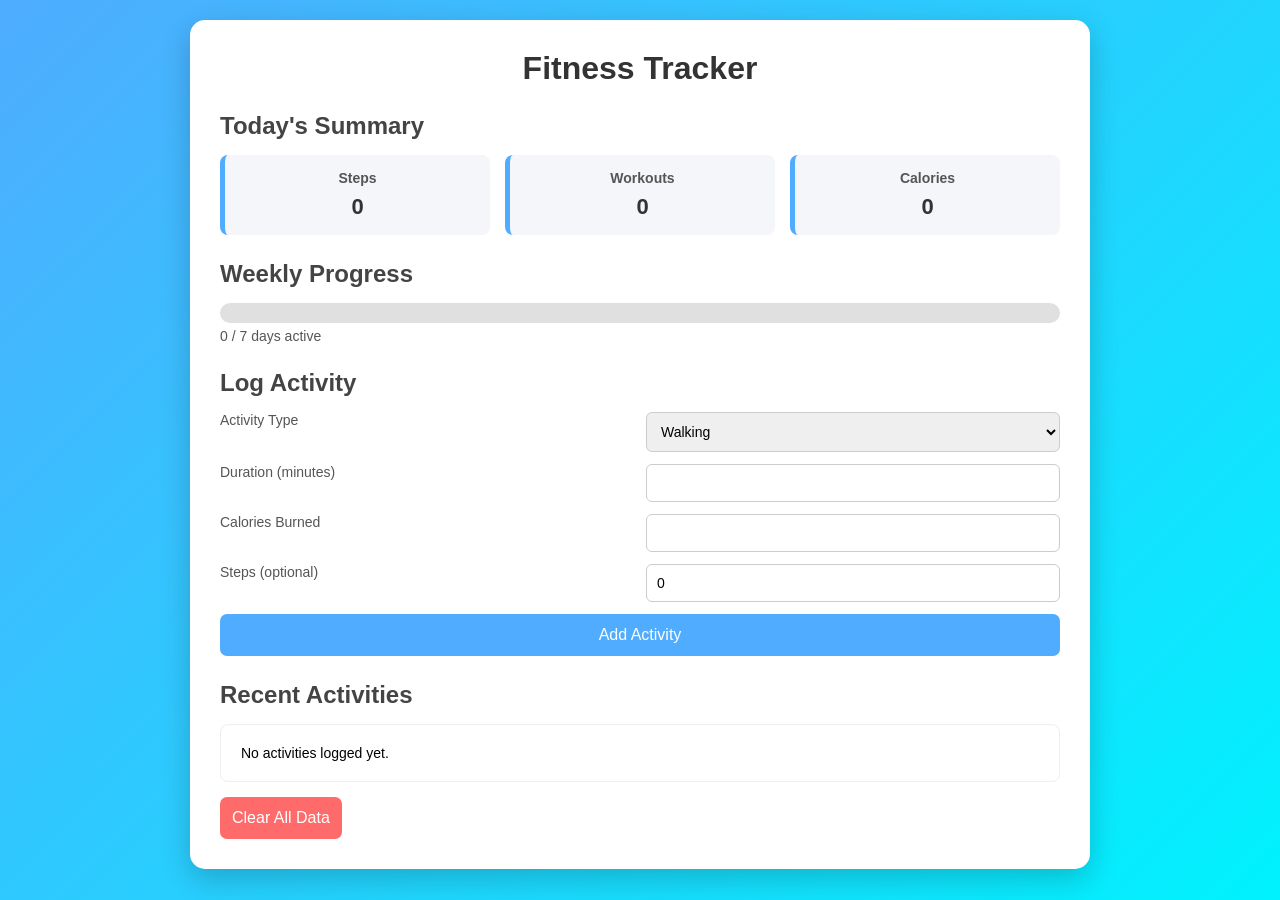
<file: Fitness-Tracker-App/index.html>
<!DOCTYPE html>
<html lang="en">
<head>
 <meta charset="UTF-8" />
 <meta name="viewport" content="width=device-width, initial-scale=1.0" />
 <title>Fitness Tracker App</title>
 <link rel="stylesheet" href="style.css" />
</head>
<body>
 <div class="app-container">
 <h1>Fitness Tracker</h1>

 <!-- Summary / Dashboard -->
 <section class="dashboard">
 <h2>Today's Summary</h2>
 <div class="stats-grid">
 <div class="stat-card">
 <h3>Steps</h3>
 <p id="totalSteps">0</p>
 </div>
 <div class="stat-card">
 <h3>Workouts</h3>
 <p id="totalWorkouts">0</p>
 </div>
 <div class="stat-card">
 <h3>Calories</h3>
 <p id="totalCalories">0</p>
 </div>
 </div>

 <h2>Weekly Progress</h2>
 <div class="progress-bar-container">
 <div id="weeklyProgress" class="progress-bar"></div>
 </div>
 <p id="weeklyProgressText">0 / 7 days active</p>
 </section>

 <!-- Log activity form -->
 <section class="log-section">
 <h2>Log Activity</h2>
 <form id="activityForm">
 <label for="activityType">Activity Type</label>
 <select id="activityType" required>
 <option value="walking">Walking</option>
 <option value="running">Running</option>
 <option value="cycling">Cycling</option>
 <option value="gym">Gym / Strength</option>
 <option value="other">Other</option>
 </select>

 <label for="duration">Duration (minutes)</label>
 <input type="number" id="duration" min="1" required />

 <label for="calories">Calories Burned</label>
 <input type="number" id="calories" min="0" required />

 <label for="steps">Steps (optional)</label>
 <input type="number" id="steps" min="0" value="0" />

 <button type="submit">Add Activity</button>
 </form>
 </section>

 <!-- Activity list -->
 <section class="activities-section">
 <h2>Recent Activities</h2>
 <ul id="activitiesList"></ul>
 <button id="clearDataBtn">Clear All Data</button>
 </section>
 </div>

 <script src="script.js"></script>
</body>
</html>
</file>
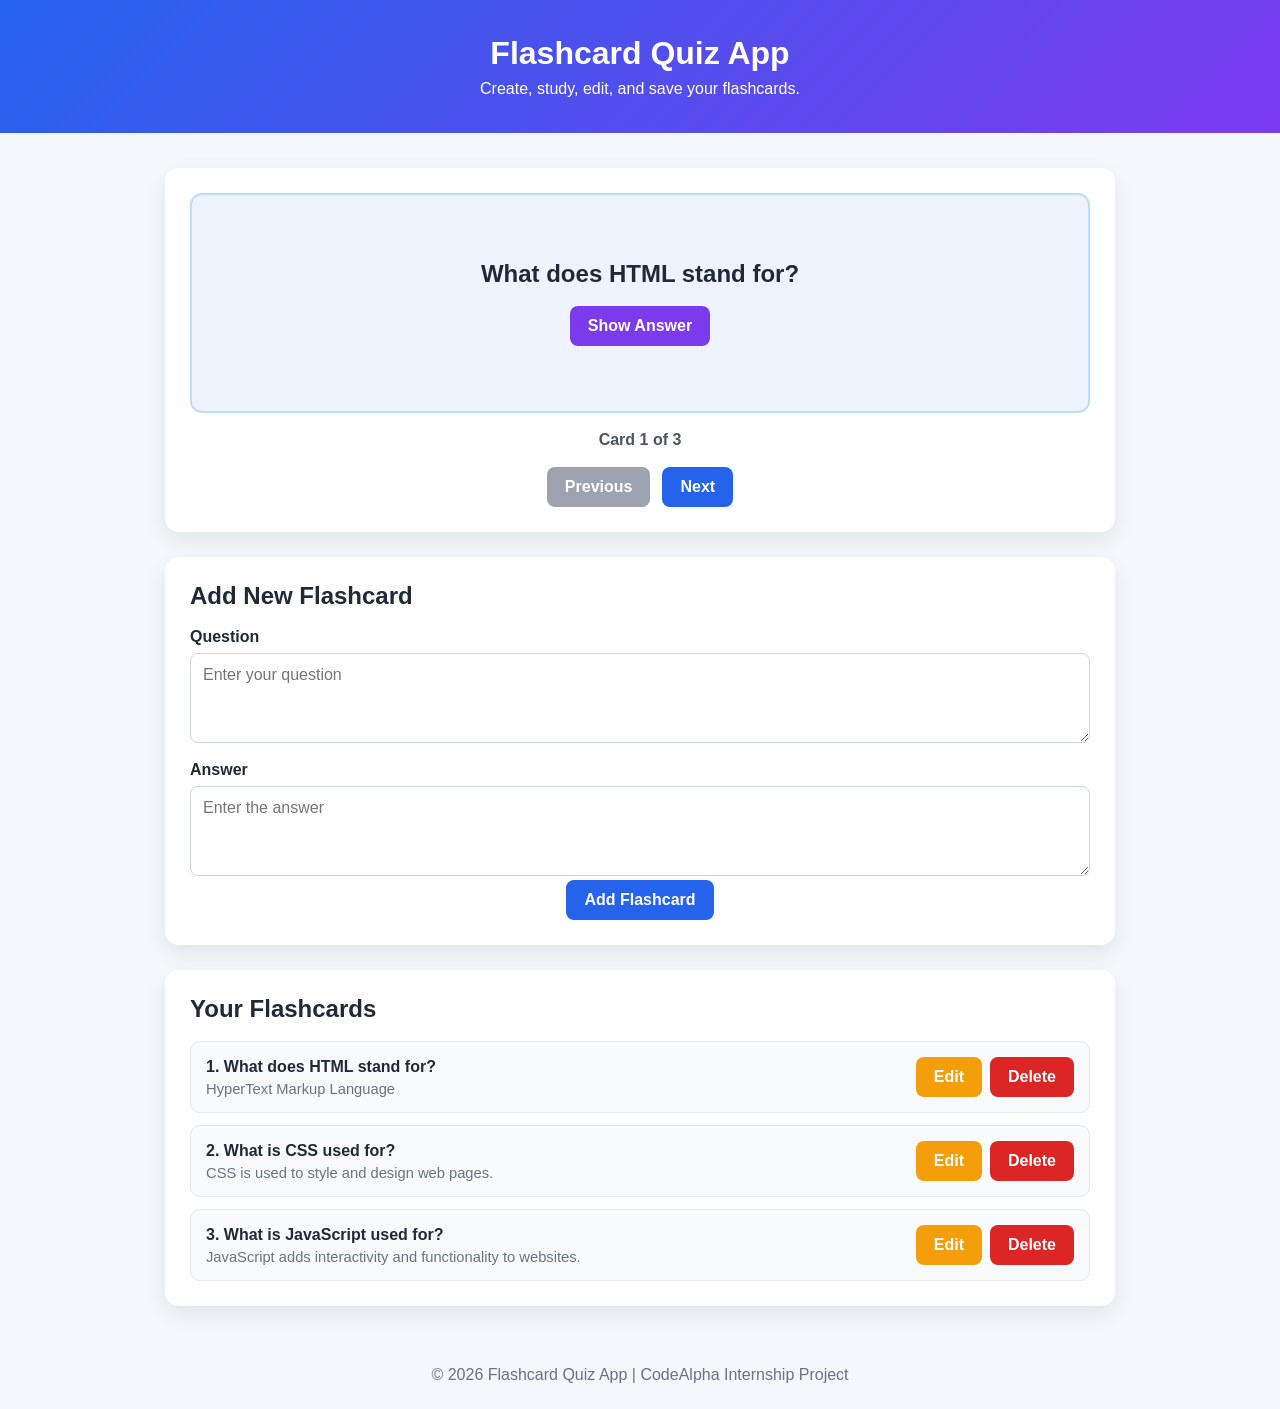
<file: Flashcard-Quiz-App/index.html>
<!DOCTYPE html>
<html lang="en">
<head>
 <meta charset="UTF-8" />
 <meta name="viewport" content="width=device-width, initial-scale=1.0" />
 <title>Flashcard Quiz App</title>
 <link rel="stylesheet" href="style.css" />
</head>
<body>

 <header>
 <h1>Flashcard Quiz App</h1>
 <p>Create, study, edit, and save your flashcards.</p>
 </header>

 <main class="container">

 <section class="flashcard-section">
 <div class="flashcard">
 <h2 id="question">Loading flashcard...</h2>
 <p id="answer" class="hidden"></p>

 <button id="showAnswerBtn">Show Answer</button>
 </div>

 <p id="cardCounter">Card 0 of 0</p>

 <div class="navigation-buttons">
 <button id="previousBtn">Previous</button>
 <button id="nextBtn">Next</button>
 </div>
 </section>

 <section class="form-section">
 <h2 id="formTitle">Add New Flashcard</h2>

 <form id="flashcardForm">
 <label for="questionInput">Question</label>
 <textarea
 id="questionInput"
 placeholder="Enter your question"
 required
 ></textarea>

 <label for="answerInput">Answer</label>
 <textarea
 id="answerInput"
 placeholder="Enter the answer"
 required
 ></textarea>

 <div class="form-buttons">
 <button type="submit" id="saveBtn">Add Flashcard</button>
 <button type="button" id="cancelBtn" class="hidden">Cancel Edit</button>
 </div>
 </form>
 </section>

 <section class="list-section">
 <h2>Your Flashcards</h2>
 <div id="flashcardList"></div>
 </section>

 </main>

 <footer>
 <p>© 2026 Flashcard Quiz App | CodeAlpha Internship Project</p>
 </footer>

 <script src="script.js"></script>
</body>
</html>
</file>
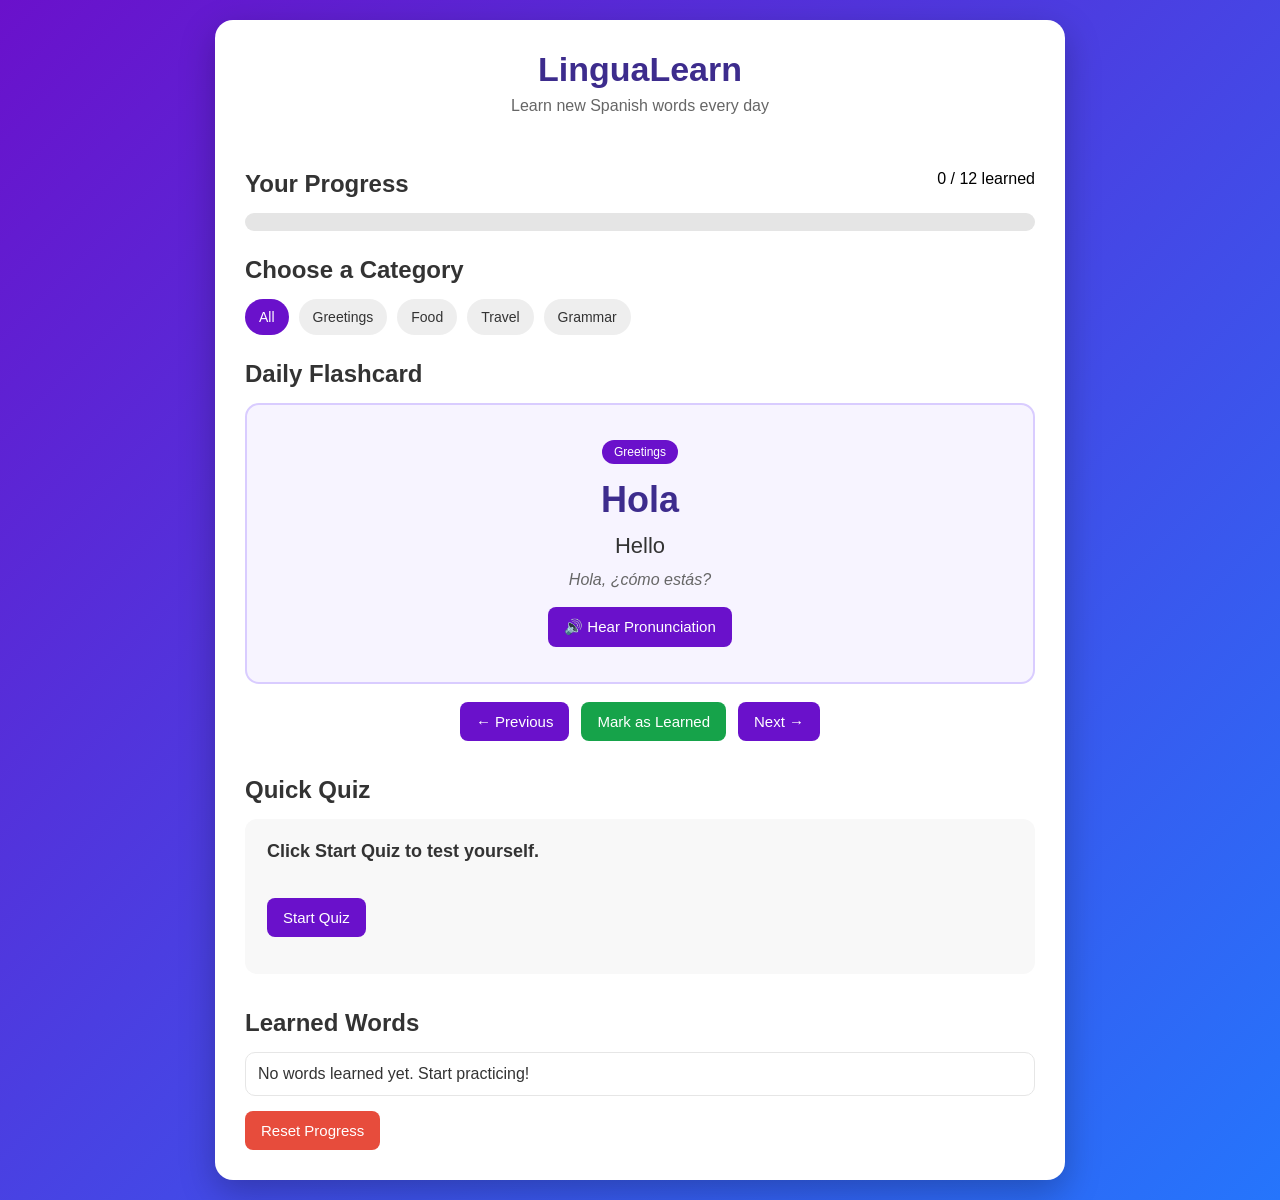
<file: Language-Learning-App/index.html>
<!DOCTYPE html>
<html lang="en">
<head>
 <meta charset="UTF-8" />
 <meta name="viewport" content="width=device-width, initial-scale=1.0" />
 <title>Language Learning App</title>
 <link rel="stylesheet" href="style.css" />
</head>
<body>
 <div class="app-container">
 <header>
 <h1>LinguaLearn</h1>
 <p>Learn new Spanish words every day</p>
 </header>

 <section class="progress-section">
 <div class="progress-header">
 <h2>Your Progress</h2>
 <span id="progressText">0 / 0 learned</span>
 </div>

 <div class="progress-container">
 <div id="progressBar" class="progress-bar"></div>
 </div>
 </section>

 <section class="category-section">
 <h2>Choose a Category</h2>

 <div class="category-buttons">
 <button class="category-btn active" data-category="all">All</button>
 <button class="category-btn" data-category="greetings">Greetings</button>
 <button class="category-btn" data-category="food">Food</button>
 <button class="category-btn" data-category="travel">Travel</button>
 <button class="category-btn" data-category="grammar">Grammar</button>
 </div>
 </section>

 <section class="flashcard-section">
 <h2>Daily Flashcard</h2>

 <div class="flashcard" id="flashcard">
 <p class="category-label" id="wordCategory">Category</p>
 <h3 id="foreignWord">Hola</h3>
 <p id="translation">Hello</p>
 <p id="exampleSentence"></p>

 <button id="pronounceBtn">🔊 Hear Pronunciation</button>
 </div>

 <div class="flashcard-actions">
 <button id="previousBtn">← Previous</button>
 <button id="learnedBtn" class="learned-btn">Mark as Learned</button>
 <button id="nextBtn">Next →</button>
 </div>
 </section>

 <section class="quiz-section">
 <h2>Quick Quiz</h2>

 <div id="quizBox">
 <p id="quizQuestion">Click Start Quiz to test yourself.</p>
 <div id="quizOptions" class="quiz-options"></div>

 <button id="startQuizBtn">Start Quiz</button>
 <p id="quizResult"></p>
 </div>
 </section>

 <section class="learned-section">
 <h2>Learned Words</h2>
 <ul id="learnedWordsList"></ul>
 <button id="resetProgressBtn" class="reset-btn">Reset Progress</button>
 </section>
 </div>

 <script src="script.js"></script>
</body>
</html>
</file>
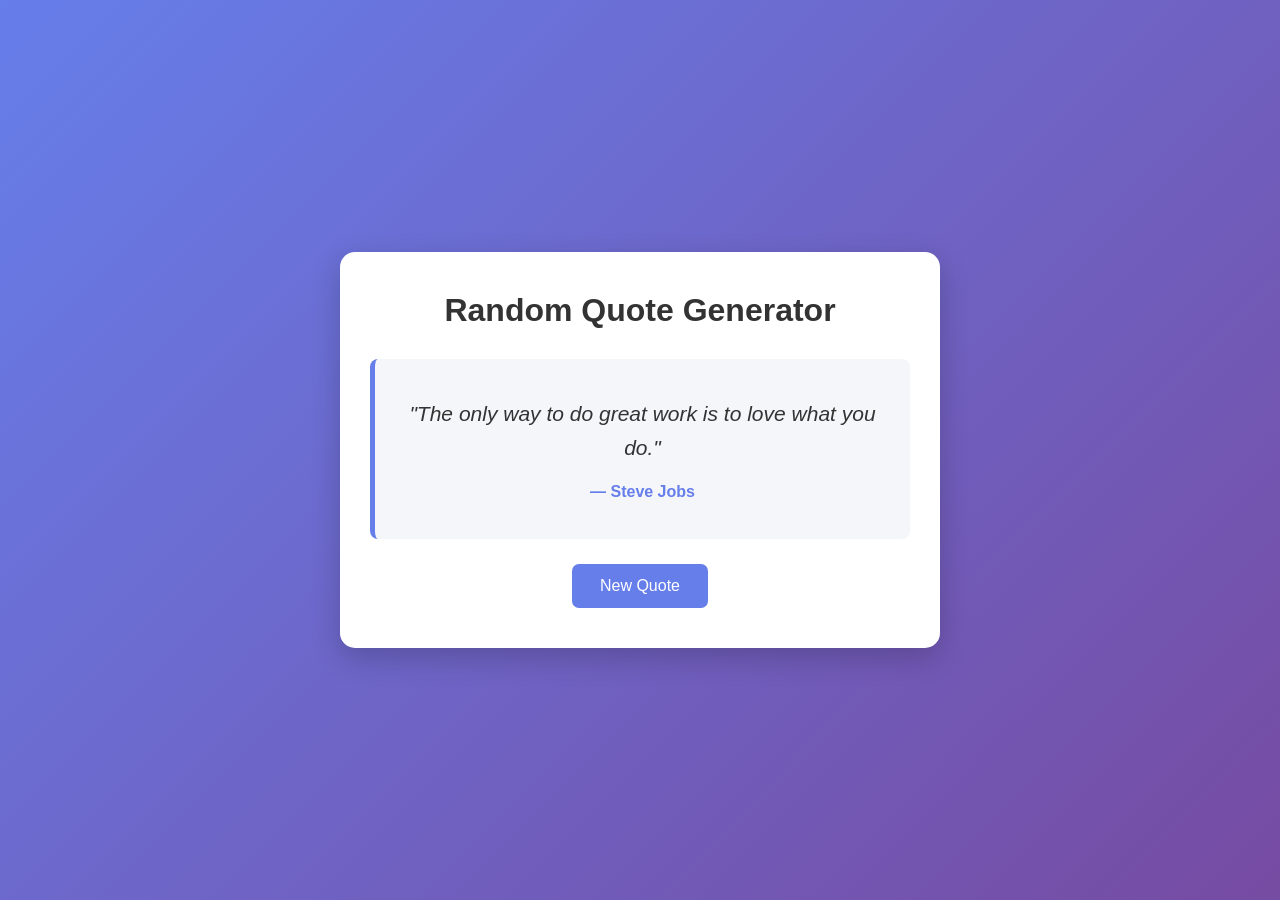
<file: Random-Quote-Generator/index.html>
<!DOCTYPE html>
<html lang="en">
<head>
 <meta charset="UTF-8" />
 <meta name="viewport" content="width=device-width, initial-scale=1.0" />
 <title>Random Quote Generator</title>
 <link rel="stylesheet" href="style.css" />
</head>
<body>
 <div class="quote-container">
 <h1>Random Quote Generator</h1>

 <div class="quote-box">
 <p id="quote">Click the button to get a quote.</p>
 <h3 id="author">— Author</h3>
 </div>

 <button id="newQuoteBtn">New Quote</button>
 </div>

 <script src="script.js"></script>
</body>
</html>
</file>
<file: Fitness-Tracker-App/style.css>
* {
 margin: 0;
 padding: 0;
 box-sizing: border-box;
 font-family: Arial, sans-serif;
}

body {
 min-height: 100vh;
 background: linear-gradient(135deg, #4facfe, #00f2fe);
 padding: 20px;
}

.app-container {
 max-width: 900px;
 margin: 0 auto;
 background: #ffffff;
 border-radius: 15px;
 padding: 30px;
 box-shadow: 0 10px 30px rgba(0, 0, 0, 0.2);
}

h1 {
 text-align: center;
 color: #333;
 margin-bottom: 25px;
}

h2 {
 color: #444;
 margin: 25px 0 15px;
}

/* Dashboard */
.stats-grid {
 display: grid;
 grid-template-columns: repeat(auto-fit, minmax(120px, 1fr));
 gap: 15px;
 margin-bottom: 20px;
}

.stat-card {
 background: #f5f6fa;
 border-left: 5px solid #4facfe;
 border-radius: 8px;
 padding: 15px;
 text-align: center;
}

.stat-card h3 {
 font-size: 14px;
 color: #555;
 margin-bottom: 8px;
}

.stat-card p {
 font-size: 22px;
 font-weight: bold;
 color: #333;
}

/* Weekly progress bar */
.progress-bar-container {
 width: 100%;
 height: 20px;
 background: #e0e0e0;
 border-radius: 10px;
 overflow: hidden;
 margin-bottom: 5px;
}

.progress-bar {
 height: 100%;
 width: 0%;
 background: linear-gradient(90deg, #4facfe, #00f2fe);
 transition: width 0.3s;
}

#weeklyProgressText {
 font-size: 14px;
 color: #555;
 margin-bottom: 20px;
}

/* Log form */
.log-section {
 margin-top: 20px;
}

form {
 display: grid;
 grid-template-columns: 1fr 1fr;
 gap: 12px;
}

label {
 font-size: 14px;
 color: #555;
}

input,
select {
 padding: 10px;
 border: 1px solid #ccc;
 border-radius: 6px;
 font-size: 14px;
}

button {
 grid-column: 1 / -1;
 border: none;
 background: #4facfe;
 color: #fff;
 padding: 12px;
 border-radius: 7px;
 font-size: 16px;
 cursor: pointer;
 transition: 0.3s;
}

button:hover {
 background: #3a9bdc;
 transform: scale(1.02);
}

/* Activities list */
.activities-section {
 margin-top: 25px;
}

#activitiesList {
 list-style: none;
 max-height: 250px;
 overflow-y: auto;
 border: 1px solid #eee;
 border-radius: 8px;
 padding: 10px;
 margin-bottom: 15px;
}

#activitiesList li {
 padding: 10px;
 border-bottom: 1px solid #f0f0f0;
 font-size: 14px;
}

#activitiesList li:last-child {
 border-bottom: none;
}

#clearDataBtn {
 background: #ff6b6b;
}

#clearDataBtn:hover {
 background: #e55a5a;
}

/* Responsive */
@media (max-width: 600px) {
 form {
 grid-template-columns: 1fr;
 }
}
</file>
<file: Flashcard-Quiz-App/style.css>
* {
 box-sizing: border-box;
 margin: 0;
 padding: 0;
}

body {
 font-family: Arial, Helvetica, sans-serif;
 background: #f4f7fb;
 color: #1f2937;
 min-height: 100vh;
}

header {
 text-align: center;
 padding: 35px 20px;
 background: linear-gradient(135deg, #2563eb, #7c3aed);
 color: white;
}

header h1 {
 font-size: 2rem;
 margin-bottom: 8px;
}

.container {
 width: min(950px, 92%);
 margin: 35px auto;
 display: grid;
 gap: 25px;
}

.flashcard-section,
.form-section,
.list-section {
 background: white;
 border-radius: 14px;
 padding: 25px;
 box-shadow: 0 8px 22px rgba(0, 0, 0, 0.08);
}

.flashcard {
 min-height: 220px;
 display: flex;
 flex-direction: column;
 justify-content: center;
 align-items: center;
 text-align: center;
 background: #eef4ff;
 border: 2px solid #bfdbfe;
 border-radius: 12px;
 padding: 25px;
}

.flashcard h2 {
 font-size: 1.5rem;
 margin-bottom: 18px;
}

.flashcard p {
 font-size: 1.15rem;
 margin-bottom: 18px;
 color: #374151;
}

button {
 border: none;
 border-radius: 8px;
 padding: 11px 18px;
 font-size: 1rem;
 font-weight: bold;
 cursor: pointer;
 transition: 0.2s ease;
 background: #2563eb;
 color: white;
}

button:hover {
 background: #1d4ed8;
 transform: translateY(-1px);
}

button:disabled {
 background: #9ca3af;
 cursor: not-allowed;
 transform: none;
}

#showAnswerBtn {
 background: #7c3aed;
}

#showAnswerBtn:hover {
 background: #6d28d9;
}

#cardCounter {
 text-align: center;
 margin: 18px 0;
 font-weight: bold;
 color: #4b5563;
}

.navigation-buttons,
.form-buttons {
 display: flex;
 justify-content: center;
 gap: 12px;
 flex-wrap: wrap;
}

.form-section h2,
.list-section h2 {
 margin-bottom: 18px;
}

label {
 display: block;
 margin: 14px 0 7px;
 font-weight: bold;
}

textarea {
 width: 100%;
 min-height: 90px;
 padding: 12px;
 border: 1px solid #cbd5e1;
 border-radius: 8px;
 font-family: inherit;
 font-size: 1rem;
 resize: vertical;
}

textarea:focus {
 outline: 2px solid #93c5fd;
 border-color: #2563eb;
}

#cancelBtn {
 background: #6b7280;
}

#cancelBtn:hover {
 background: #4b5563;
}

.flashcard-item {
 display: flex;
 justify-content: space-between;
 align-items: center;
 gap: 15px;
 padding: 15px;
 margin-top: 12px;
 border: 1px solid #e5e7eb;
 border-radius: 10px;
 background: #f9fafb;
}

.flashcard-item h3 {
 font-size: 1rem;
 margin-bottom: 5px;
}

.flashcard-item p {
 color: #6b7280;
 font-size: 0.92rem;
}

.item-buttons {
 display: flex;
 gap: 8px;
 flex-wrap: wrap;
}

.edit-btn {
 background: #f59e0b;
}

.edit-btn:hover {
 background: #d97706;
}

.delete-btn {
 background: #dc2626;
}

.delete-btn:hover {
 background: #b91c1c;
}

.hidden {
 display: none;
}

.empty-message {
 text-align: center;
 color: #6b7280;
 padding: 20px;
}

footer {
 text-align: center;
 padding: 25px;
 color: #6b7280;
}

@media (max-width: 600px) {
 header h1 {
 font-size: 1.6rem;
 }

.flashcard-section,
.form-section,
.list-section {
 padding: 18px;
 }

.flashcard-item {
 align-items: flex-start;
 flex-direction: column;
 }

.navigation-buttons button,
.form-buttons button,
.item-buttons button {
 width: 100%;
 }

.item-buttons {
 width: 100%;
 }
}
</file>
<file: Language-Learning-App/style.css>
* {
 margin: 0;
 padding: 0;
 box-sizing: border-box;
 font-family: Arial, sans-serif;
}

body {
 min-height: 100vh;
 background: linear-gradient(135deg, #6a11cb, #2575fc);
 padding: 20px;
}

.app-container {
 max-width: 850px;
 margin: 0 auto;
 background: #ffffff;
 border-radius: 18px;
 padding: 30px;
 box-shadow: 0 12px 35px rgba(0, 0, 0, 0.25);
}

header {
 text-align: center;
 margin-bottom: 30px;
}

header h1 {
 color: #3d2c8d;
 font-size: 34px;
 margin-bottom: 8px;
}

header p {
 color: #666;
}

h2 {
 color: #333;
 margin: 25px 0 15px;
}

/* Progress */
.progress-header {
 display: flex;
 justify-content: space-between;
 align-items: center;
}

.progress-container {
 width: 100%;
 height: 18px;
 background: #e5e5e5;
 border-radius: 20px;
 overflow: hidden;
}

.progress-bar {
 width: 0%;
 height: 100%;
 background: linear-gradient(90deg, #6a11cb, #2575fc);
 transition: width 0.3s ease;
}

/* Categories */
.category-buttons {
 display: flex;
 flex-wrap: wrap;
 gap: 10px;
}

.category-btn {
 border: none;
 padding: 10px 14px;
 border-radius: 20px;
 background: #eeeeee;
 color: #333;
 cursor: pointer;
 font-size: 14px;
}

.category-btn:hover,
.category-btn.active {
 background: #6a11cb;
 color: white;
}

/* Flashcards */
.flashcard {
 background: #f7f4ff;
 border: 2px solid #d9ccff;
 border-radius: 14px;
 padding: 35px 20px;
 text-align: center;
 margin-top: 10px;
}

.category-label {
 display: inline-block;
 background: #6a11cb;
 color: white;
 padding: 5px 12px;
 border-radius: 15px;
 font-size: 12px;
 margin-bottom: 15px;
 text-transform: capitalize;
}

.flashcard h3 {
 font-size: 36px;
 color: #3d2c8d;
 margin-bottom: 12px;
}

.flashcard #translation {
 font-size: 22px;
 color: #333;
 margin-bottom: 12px;
}

#exampleSentence {
 color: #666;
 font-style: italic;
 margin-bottom: 18px;
}

button {
 border: none;
 border-radius: 8px;
 padding: 11px 16px;
 background: #6a11cb;
 color: white;
 cursor: pointer;
 font-size: 15px;
 transition: 0.25s;
}

button:hover {
 background: #4d0c99;
 transform: translateY(-2px);
}

.flashcard-actions {
 display: flex;
 justify-content: center;
 flex-wrap: wrap;
 gap: 12px;
 margin-top: 18px;
}

.learned-btn {
 background: #16a34a;
}

.learned-btn:hover {
 background: #12833c;
}

/* Quiz */
.quiz-section {
 margin-top: 35px;
}

#quizBox {
 background: #f8f8f8;
 border-radius: 12px;
 padding: 22px;
}

#quizQuestion {
 font-size: 18px;
 font-weight: bold;
 color: #333;
 margin-bottom: 18px;
}

.quiz-options {
 display: grid;
 grid-template-columns: repeat(2, 1fr);
 gap: 10px;
 margin-bottom: 18px;
}

.quiz-option {
 background: #2575fc;
}

.quiz-option:hover {
 background: #1459c6;
}

#quizResult {
 margin-top: 15px;
 font-weight: bold;
 color: #333;
}

/* Learned words */
.learned-section {
 margin-top: 35px;
}

#learnedWordsList {
 list-style: none;
 border: 1px solid #e6e6e6;
 border-radius: 10px;
 max-height: 220px;
 overflow-y: auto;
 margin-bottom: 15px;
}

#learnedWordsList li {
 padding: 12px;
 border-bottom: 1px solid #eeeeee;
 color: #333;
}

#learnedWordsList li:last-child {
 border-bottom: none;
}

.reset-btn {
 background: #e74c3c;
}

.reset-btn:hover {
 background: #c0392b;
}

@media (max-width: 600px) {
.app-container {
 padding: 20px;
 }

.progress-header {
 flex-direction: column;
 align-items: flex-start;
 gap: 8px;
 }

.quiz-options {
 grid-template-columns: 1fr;
 }

.flashcard h3 {
 font-size: 30px;
 }
}
</file>
<file: Random-Quote-Generator/style.css>
* {
 margin: 0;
 padding: 0;
 box-sizing: border-box;
 font-family: Arial, sans-serif;
}

body {
 min-height: 100vh;
 display: flex;
 justify-content: center;
 align-items: center;
 background: linear-gradient(135deg, #667eea, #764ba2);
 padding: 20px;
}

.quote-container {
 width: 100%;
 max-width: 600px;
 text-align: center;
 background: white;
 padding: 40px 30px;
 border-radius: 15px;
 box-shadow: 0 10px 30px rgba(0, 0, 0, 0.2);
}

h1 {
 color: #333;
 margin-bottom: 30px;
}

.quote-box {
 min-height: 180px;
 display: flex;
 flex-direction: column;
 justify-content: center;
 padding: 20px;
 background-color: #f5f6fa;
 border-left: 5px solid #667eea;
 border-radius: 8px;
 margin-bottom: 25px;
}

#quote {
 font-size: 21px;
 line-height: 1.6;
 color: #333;
 font-style: italic;
}

#author {
 margin-top: 18px;
 color: #667eea;
 font-size: 16px;
}

button {
 border: none;
 background-color: #667eea;
 color: white;
 padding: 13px 28px;
 border-radius: 7px;
 font-size: 16px;
 cursor: pointer;
 transition: 0.3s;
}

button:hover {
 background-color: #4f5fc4;
 transform: scale(1.05);
}
</file>
